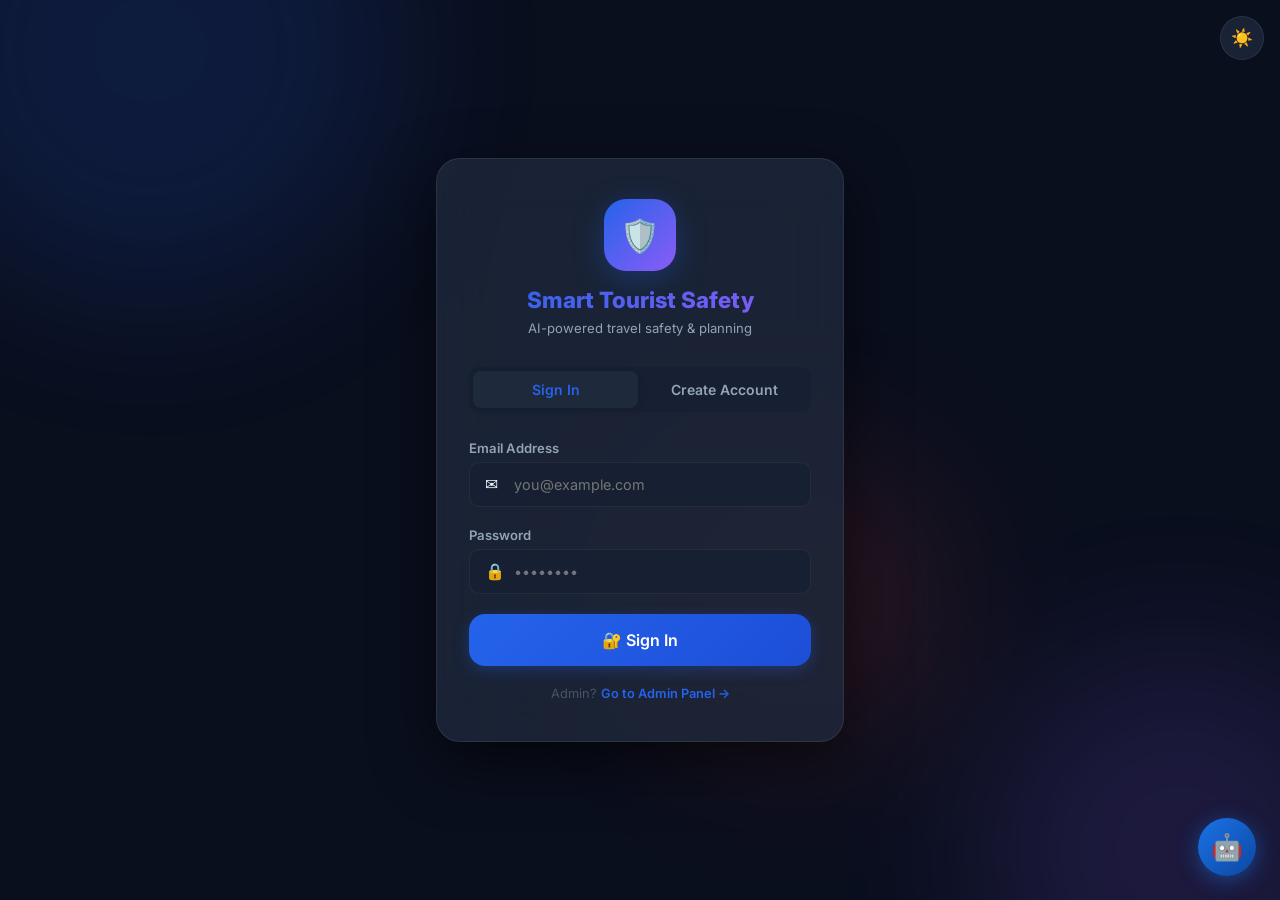
<file: smart-tourist-safety/frontend/index.html>
<!DOCTYPE html>
<html lang="en" data-theme="dark">
<head>
  <meta charset="UTF-8"/>
  <meta name="viewport" content="width=device-width,initial-scale=1.0"/>
  <title>Smart Tourist Safety – Login</title>
  <link rel="stylesheet" href="design.css"/>
  <style>
    body {
      min-height: 100vh;
      display: flex; align-items: center; justify-content: center;
      background: var(--bg);
      overflow: hidden;
    }

    /* Animated background */
    .bg-orbs { position: fixed; inset: 0; pointer-events: none; z-index: 0; overflow: hidden; }
    .orb {
      position: absolute; border-radius: 50%; filter: blur(80px); opacity: 0.15;
      animation: orbFloat 8s ease-in-out infinite;
    }
    .orb-1 { width: 500px; height: 500px; background: var(--primary); top: -200px; left: -100px; animation-delay: 0s; }
    .orb-2 { width: 400px; height: 400px; background: var(--purple); bottom: -150px; right: -100px; animation-delay: 3s; }
    .orb-3 { width: 300px; height: 300px; background: var(--danger); top: 50%; left: 50%; animation-delay: 1.5s; }
    @keyframes orbFloat { 0%,100%{transform:translate(0,0) scale(1)} 50%{transform:translate(30px,-30px) scale(1.05)} }

    .auth-container {
      position: relative; z-index: 1;
      width: 100%; max-width: 440px; padding: 1rem;
    }

    .auth-card {
      background: var(--glass);
      backdrop-filter: blur(30px);
      -webkit-backdrop-filter: blur(30px);
      border: 1px solid var(--glass-border);
      border-radius: var(--radius-lg);
      padding: 2.5rem 2rem;
      box-shadow: var(--shadow-lg);
      animation: scaleIn 0.4s cubic-bezier(0.34,1.56,0.64,1);
    }

    .auth-logo {
      text-align: center; margin-bottom: 1.75rem;
    }
    .auth-logo .logo-icon {
      width: 72px; height: 72px; border-radius: 22px;
      background: linear-gradient(135deg, var(--primary), var(--purple));
      display: flex; align-items: center; justify-content: center;
      font-size: 2rem; margin: 0 auto 1rem;
      box-shadow: 0 8px 32px var(--primary-glow);
    }
    .auth-logo h1 { font-size: 1.4rem; font-weight: 800; }
    .auth-logo p  { font-size: 0.82rem; color: var(--text2); margin-top: 0.25rem; }

    .tabs {
      display: flex; background: var(--surface2);
      border-radius: var(--radius-sm); padding: 4px;
      margin-bottom: 1.75rem; gap: 4px;
    }
    .tab-btn {
      flex: 1; padding: 0.6rem; border: none; border-radius: 8px;
      background: transparent; color: var(--text2);
      font-family: inherit; font-size: 0.875rem; font-weight: 600;
      cursor: pointer; transition: all 0.2s;
    }
    .tab-btn.active {
      background: var(--surface); color: var(--primary);
      box-shadow: 0 2px 8px rgba(0,0,0,0.1);
    }

    .alert-msg {
      padding: 0.75rem 1rem; border-radius: var(--radius-sm);
      font-size: 0.82rem; margin-bottom: 1rem; display: none;
      animation: fadeUp 0.3s ease;
    }
    .alert-msg.error   { background: rgba(239,68,68,0.12); color: #ef4444; border: 1px solid rgba(239,68,68,0.2); display: block; }
    .alert-msg.success { background: rgba(34,197,94,0.12);  color: #22c55e; border: 1px solid rgba(34,197,94,0.2);  display: block; }

    .otp-input {
      font-size: 2rem !important; letter-spacing: 0.75rem;
      text-align: center; font-weight: 800;
    }

    .dev-otp-box {
      background: rgba(245,158,11,0.1); border: 1px solid rgba(245,158,11,0.3);
      border-radius: var(--radius-sm); padding: 0.65rem 1rem;
      font-size: 0.8rem; color: var(--warning); margin-top: 0.75rem; display: none;
    }

    .admin-link {
      text-align: center; margin-top: 1.25rem;
      font-size: 0.8rem; color: var(--text3);
    }
    .admin-link a { color: var(--primary); text-decoration: none; font-weight: 600; }

    .theme-toggle-btn {
      position: fixed; top: 1rem; right: 1rem; z-index: 10;
      width: 44px; height: 44px; border-radius: 50%;
      background: var(--glass); backdrop-filter: blur(10px);
      border: 1px solid var(--glass-border);
      cursor: pointer; font-size: 1.1rem;
      display: flex; align-items: center; justify-content: center;
      transition: transform 0.2s;
    }
    .theme-toggle-btn:hover { transform: scale(1.1); }
  </style>
</head>
<body>
<div class="bg-orbs">
  <div class="orb orb-1"></div>
  <div class="orb orb-2"></div>
  <div class="orb orb-3"></div>
</div>

<button class="theme-toggle-btn" onclick="toggleTheme()" title="Toggle theme" id="theme-btn">☀️</button>

<div class="auth-container">
  <div class="auth-card">
    <div class="auth-logo">
      <div class="logo-icon">🛡️</div>
      <h1 class="gradient-text">Smart Tourist Safety</h1>
      <p>AI-powered travel safety & planning</p>
    </div>

    <div class="tabs">
      <button class="tab-btn active" onclick="switchTab('login')">Sign In</button>
      <button class="tab-btn" onclick="switchTab('register')">Create Account</button>
    </div>

    <div id="msg" class="alert-msg"></div>

    <!-- LOGIN -->
    <div id="login-section">
      <form id="login-form" onsubmit="handleLogin(event)">
        <div class="input-group">
          <label>Email Address</label>
          <div class="input-wrap">
            <span class="input-icon">✉️</span>
            <input type="email" id="login-email" class="input-field" placeholder="you@example.com" required/>
          </div>
        </div>
        <div class="input-group">
          <label>Password</label>
          <div class="input-wrap">
            <span class="input-icon">🔒</span>
            <input type="password" id="login-password" class="input-field" placeholder="••••••••" required/>
          </div>
        </div>
        <button type="submit" class="btn btn-primary btn-full btn-lg" id="login-btn">
          🔐 Sign In
        </button>
      </form>
    </div>

    <!-- REGISTER -->
    <div id="register-section" style="display:none">
      <form id="register-form" onsubmit="registerSendOtp(event)">
        <div class="input-group">
          <label>Full Name</label>
          <div class="input-wrap">
            <span class="input-icon">👤</span>
            <input type="text" id="reg-name" class="input-field" placeholder="John Doe" required/>
          </div>
        </div>
        <div class="input-group">
          <label>Email Address</label>
          <div class="input-wrap">
            <span class="input-icon">✉️</span>
            <input type="email" id="reg-email" class="input-field" placeholder="you@example.com" required/>
          </div>
        </div>
        <div class="input-group">
          <label>Password</label>
          <div class="input-wrap">
            <span class="input-icon">🔒</span>
            <input type="password" id="reg-password" class="input-field" placeholder="Min 6 characters" required minlength="6"/>
          </div>
        </div>
        <button type="submit" class="btn btn-primary btn-full btn-lg" id="reg-send-btn">📧 Send Verification OTP</button>
      </form>

      <form id="register-otp-form" style="display:none" onsubmit="registerVerifyOtp(event)">
        <p style="text-align:center;font-size:0.875rem;color:var(--text2);margin-bottom:1.25rem">
          OTP sent to <strong id="reg-otp-email" style="color:var(--primary)"></strong>
        </p>
        <div class="input-group">
          <label>Enter 6-digit OTP</label>
          <div class="input-wrap">
            <span class="input-icon">🔑</span>
            <input type="text" id="reg-otp" class="input-field otp-input" placeholder="000000" maxlength="6" required/>
          </div>
        </div>
        <button type="submit" class="btn btn-primary btn-full btn-lg">✅ Verify & Create Account</button>
        <button type="button" class="btn btn-ghost btn-full" style="margin-top:0.5rem" onclick="resetRegisterForm()">← Back</button>
        <div style="text-align:center;margin-top:1rem;font-size:0.8rem;color:var(--text3)">
          Didn't receive it? Check spam or
          <button type="button" onclick="resendOtp()" id="resend-btn"
            style="background:none;border:none;color:var(--primary);cursor:pointer;font-size:0.8rem;font-weight:600;padding:0">
            Resend OTP
          </button>
          <span id="resend-timer" style="color:var(--text3)"></span>
        </div>
      </form>
    </div>

    <div class="admin-link">Admin? <a href="/admin">Go to Admin Panel →</a></div>
  </div>
</div>

<script src="chatbot.js"></script>
<script>
const API = 'http://localhost:5000';
let loginData = {}, registerData = {};

function toggleTheme() {
  const html = document.documentElement;
  const dark = html.getAttribute('data-theme') === 'dark';
  html.setAttribute('data-theme', dark ? 'light' : 'dark');
  document.getElementById('theme-btn').textContent = dark ? '🌙' : '☀️';
}

function switchTab(tab) {
  document.querySelectorAll('.tab-btn').forEach((b,i) =>
    b.classList.toggle('active', (i===0&&tab==='login')||(i===1&&tab==='register'))
  );
  document.getElementById('login-section').style.display    = tab==='login'    ? '' : 'none';
  document.getElementById('register-section').style.display = tab==='register' ? '' : 'none';
  showMsg('','');
}

function showMsg(text, type) {
  const el = document.getElementById('msg');
  el.textContent = text;
  el.className = 'alert-msg' + (type ? ' '+type : '');
}

function setLoading(id, on, text) {
  const b = document.getElementById(id);
  b.disabled = on;
  b.innerHTML = on ? '<span style="opacity:0.7">⏳ Signing in...</span>' : text;
}

async function handleLogin(e) {
  e.preventDefault();
  const email    = document.getElementById('login-email').value.trim();
  const password = document.getElementById('login-password').value.trim();
  setLoading('login-btn', true, '🔐 Sign In');
  try {
    const res  = await fetch(`${API}/login`, {
      method: 'POST', headers: {'Content-Type':'application/json'},
      body: JSON.stringify({email, password})
    });
    const data = await res.json();
    if (!res.ok) { showMsg(data.error, 'error'); return; }
    localStorage.setItem('token', data.token);
    localStorage.setItem('user',  JSON.stringify(data.user));
    window.location.href = data.user.role === 'admin' ? '/admin' : '/dashboard';
  } catch { showMsg('Cannot connect to server. Is Flask running?', 'error'); }
  finally { setLoading('login-btn', false, '🔐 Sign In'); }
}

async function registerSendOtp(e) {
  e.preventDefault();
  const name = document.getElementById('reg-name').value.trim();
  const email = document.getElementById('reg-email').value.trim();
  const password = document.getElementById('reg-password').value.trim();
  setLoading('reg-send-btn', true, '📧 Send Verification OTP');
  try {
    const res = await fetch(`${API}/register/send-otp`, {
      method:'POST', headers:{'Content-Type':'application/json'},
      body: JSON.stringify({name, email, password})
    });
    const data = await res.json();
    if (!res.ok) { showMsg(data.error, 'error'); return; }
    registerData = {name, email, password};
    document.getElementById('reg-otp-email').textContent = email;
    document.getElementById('register-form').style.display = 'none';
    document.getElementById('register-otp-form').style.display = '';
    showMsg('OTP sent! Check your inbox.', 'success');
  } catch { showMsg('Cannot connect to server.', 'error'); }
  finally { setLoading('reg-send-btn', false, '📧 Send Verification OTP'); }
}

async function registerVerifyOtp(e) {
  e.preventDefault();
  const otp = document.getElementById('reg-otp').value.trim();
  try {
    const res = await fetch(`${API}/register/verify-otp`, {
      method:'POST', headers:{'Content-Type':'application/json'},
      body: JSON.stringify({...registerData, otp})
    });
    const data = await res.json();
    if (!res.ok) { showMsg(data.error, 'error'); return; }
    showMsg('✅ Account created! You can now sign in.', 'success');
    resetRegisterForm();
    switchTab('login');
  } catch { showMsg('Cannot connect to server.', 'error'); }
}

function resetRegisterForm() {
  document.getElementById('register-form').style.display = '';
  document.getElementById('register-otp-form').style.display = 'none';
  if (resendCooldown) clearInterval(resendCooldown);
  showMsg('','');
}

let resendCooldown = null;
async function resendOtp() {
  const btn   = document.getElementById('resend-btn');
  const timer = document.getElementById('resend-timer');
  btn.disabled = true;
  try {
    const res  = await fetch(`${API}/register/resend-otp`, {
      method: 'POST', headers: {'Content-Type':'application/json'},
      body: JSON.stringify({email: registerData.email})
    });
    const data = await res.json();
    if (!res.ok) { showMsg(data.error, 'error'); btn.disabled = false; return; }
    showMsg('New OTP sent! Check your inbox.', 'success');
    let secs = 60;
    timer.textContent = ` (${secs}s)`;
    resendCooldown = setInterval(() => {
      secs--;
      timer.textContent = ` (${secs}s)`;
      if (secs <= 0) { clearInterval(resendCooldown); btn.disabled = false; timer.textContent = ''; }
    }, 1000);
  } catch { showMsg('Cannot connect to server.', 'error'); btn.disabled = false; }
}

const u = JSON.parse(localStorage.getItem('user') || 'null');
if (u) window.location.href = u.role === 'admin' ? '/admin' : '/dashboard';
</script>
</body>
</html>
</file>
<file: smart-tourist-safety/frontend/design.css>
/* ═══════════════════════════════════════════════════════════════
   SMART TOURIST SAFETY — Design System
   Modern, Mobile-First, Glassmorphism + Dark Mode
═══════════════════════════════════════════════════════════════ */

@import url('https://fonts.googleapis.com/css2?family=Inter:wght@300;400;500;600;700;800;900&display=swap');

:root {
  --primary:       #2563eb;
  --primary-light: #3b82f6;
  --primary-dark:  #1d4ed8;
  --primary-glow:  rgba(37,99,235,0.3);
  --danger:        #ef4444;
  --danger-dark:   #dc2626;
  --danger-glow:   rgba(239,68,68,0.4);
  --success:       #22c55e;
  --warning:       #f59e0b;
  --purple:        #8b5cf6;

  /* Light mode */
  --bg:            #f8faff;
  --bg2:           #eef2ff;
  --surface:       #ffffff;
  --surface2:      #f1f5f9;
  --glass:         rgba(255,255,255,0.7);
  --glass-border:  rgba(255,255,255,0.5);
  --text:          #0f172a;
  --text2:         #475569;
  --text3:         #94a3b8;
  --border:        rgba(0,0,0,0.08);
  --shadow:        0 4px 24px rgba(0,0,0,0.08);
  --shadow-lg:     0 20px 60px rgba(0,0,0,0.12);
  --radius:        16px;
  --radius-sm:     10px;
  --radius-lg:     24px;
  --nav-h:         64px;
  --bottom-nav-h:  72px;
}

[data-theme="dark"] {
  --bg:           #0a0f1e;
  --bg2:          #0f172a;
  --surface:      #1e293b;
  --surface2:     #162032;
  --glass:        rgba(30,41,59,0.8);
  --glass-border: rgba(255,255,255,0.08);
  --text:         #f1f5f9;
  --text2:        #94a3b8;
  --text3:        #475569;
  --border:       rgba(255,255,255,0.06);
  --shadow:       0 4px 24px rgba(0,0,0,0.4);
  --shadow-lg:    0 20px 60px rgba(0,0,0,0.6);
}

*, *::before, *::after { box-sizing: border-box; margin: 0; padding: 0; }

html { scroll-behavior: smooth; }

body {
  font-family: 'Inter', system-ui, sans-serif;
  background: var(--bg);
  color: var(--text);
  min-height: 100vh;
  transition: background 0.3s, color 0.3s;
  -webkit-font-smoothing: antialiased;
}

/* ── Scrollbar ── */
::-webkit-scrollbar { width: 4px; height: 4px; }
::-webkit-scrollbar-track { background: transparent; }
::-webkit-scrollbar-thumb { background: var(--primary); border-radius: 4px; }

/* ── Typography ── */
h1 { font-size: clamp(1.75rem, 5vw, 2.5rem); font-weight: 800; line-height: 1.2; }
h2 { font-size: clamp(1.25rem, 3vw, 1.75rem); font-weight: 700; }
h3 { font-size: 1.1rem; font-weight: 600; }
p  { line-height: 1.6; color: var(--text2); }

/* ── Glass Card ── */
.glass {
  background: var(--glass);
  backdrop-filter: blur(20px);
  -webkit-backdrop-filter: blur(20px);
  border: 1px solid var(--glass-border);
  border-radius: var(--radius);
  box-shadow: var(--shadow);
}

/* ── Card ── */
.card {
  background: var(--surface);
  border-radius: var(--radius);
  border: 1px solid var(--border);
  box-shadow: var(--shadow);
  padding: 1.5rem;
  transition: transform 0.2s, box-shadow 0.2s;
}
.card:hover { transform: translateY(-2px); box-shadow: var(--shadow-lg); }

/* ── Buttons ── */
.btn {
  display: inline-flex; align-items: center; justify-content: center;
  gap: 0.5rem; padding: 0.75rem 1.5rem;
  border: none; border-radius: var(--radius-sm);
  font-family: inherit; font-size: 0.9rem; font-weight: 600;
  cursor: pointer; text-decoration: none;
  transition: all 0.2s; position: relative; overflow: hidden;
  white-space: nowrap;
}
.btn::after {
  content: ''; position: absolute; inset: 0;
  background: rgba(255,255,255,0.15); opacity: 0;
  transition: opacity 0.2s;
}
.btn:hover::after { opacity: 1; }
.btn:active { transform: scale(0.97); }

.btn-primary { background: linear-gradient(135deg, var(--primary), var(--primary-dark)); color: #fff; box-shadow: 0 4px 15px var(--primary-glow); }
.btn-danger  { background: linear-gradient(135deg, var(--danger), var(--danger-dark)); color: #fff; box-shadow: 0 4px 15px var(--danger-glow); }
.btn-success { background: linear-gradient(135deg, #22c55e, #16a34a); color: #fff; }
.btn-ghost   { background: var(--surface2); color: var(--text); border: 1px solid var(--border); }
.btn-ghost:hover { background: var(--bg2); }
.btn-icon    { width: 44px; height: 44px; padding: 0; border-radius: 50%; }
.btn-lg      { padding: 1rem 2rem; font-size: 1rem; border-radius: var(--radius); }
.btn-full    { width: 100%; }

/* ── Inputs ── */
.input-group { margin-bottom: 1.25rem; }
.input-group label { display: block; font-size: 0.82rem; font-weight: 600; color: var(--text2); margin-bottom: 0.4rem; }
.input-wrap { position: relative; }
.input-wrap .input-icon { position: absolute; left: 1rem; top: 50%; transform: translateY(-50%); font-size: 1rem; pointer-events: none; }
.input-field {
  width: 100%; padding: 0.8rem 1rem 0.8rem 2.75rem;
  background: var(--surface2); border: 1.5px solid var(--border);
  border-radius: var(--radius-sm); color: var(--text);
  font-family: inherit; font-size: 0.9rem; outline: none;
  transition: border-color 0.2s, box-shadow 0.2s;
}
.input-field:focus { border-color: var(--primary); box-shadow: 0 0 0 3px var(--primary-glow); }
.input-field.no-icon { padding-left: 1rem; }
select.input-field { cursor: pointer; }

/* ── Badge ── */
.badge { display: inline-flex; align-items: center; gap: 0.3rem; padding: 0.25rem 0.7rem; border-radius: 20px; font-size: 0.72rem; font-weight: 700; }
.badge-danger  { background: rgba(239,68,68,0.12);  color: #ef4444; }
.badge-success { background: rgba(34,197,94,0.12);  color: #22c55e; }
.badge-warning { background: rgba(245,158,11,0.12); color: #f59e0b; }
.badge-info    { background: rgba(37,99,235,0.12);  color: #2563eb; }
.badge-purple  { background: rgba(139,92,246,0.12); color: #8b5cf6; }

/* ── Avatar ── */
.avatar {
  width: 40px; height: 40px; border-radius: 50%;
  background: linear-gradient(135deg, var(--primary), var(--purple));
  color: #fff; display: flex; align-items: center; justify-content: center;
  font-weight: 700; font-size: 0.9rem; flex-shrink: 0;
}

/* ── Skeleton loader ── */
.skeleton {
  background: linear-gradient(90deg, var(--surface2) 25%, var(--bg2) 50%, var(--surface2) 75%);
  background-size: 200% 100%;
  animation: shimmer 1.5s infinite;
  border-radius: var(--radius-sm);
}
@keyframes shimmer { 0%{background-position:200% 0} 100%{background-position:-200% 0} }

/* ── Notification toast ── */
.toast-container { position: fixed; top: 1rem; right: 1rem; z-index: 9999; display: flex; flex-direction: column; gap: 0.5rem; pointer-events: none; }
.toast {
  background: var(--surface); border: 1px solid var(--border);
  border-radius: var(--radius-sm); padding: 0.9rem 1.25rem;
  min-width: 280px; max-width: 360px;
  box-shadow: var(--shadow-lg);
  display: flex; align-items: flex-start; gap: 0.75rem;
  animation: toastIn 0.3s cubic-bezier(0.34,1.56,0.64,1);
  pointer-events: all;
}
.toast-danger  { border-left: 4px solid var(--danger); }
.toast-success { border-left: 4px solid var(--success); }
.toast-info    { border-left: 4px solid var(--primary); }
@keyframes toastIn { from{transform:translateX(110%);opacity:0} to{transform:translateX(0);opacity:1} }

/* ── SOS Button ── */
.sos-button {
  width: 160px; height: 160px; border-radius: 50%;
  background: radial-gradient(circle at 35% 35%, #ff6b6b, var(--danger-dark));
  border: none; cursor: pointer; color: #fff;
  display: flex; flex-direction: column; align-items: center; justify-content: center;
  gap: 0.25rem; font-family: inherit; font-weight: 800;
  box-shadow: 0 0 0 0 var(--danger-glow), 0 8px 32px rgba(239,68,68,0.5);
  animation: sosPulse 2s infinite;
  transition: transform 0.15s;
  position: relative;
}
.sos-button::before {
  content: ''; position: absolute; inset: -8px;
  border-radius: 50%; border: 2px solid rgba(239,68,68,0.3);
  animation: sosRing 2s infinite;
}
.sos-button::after {
  content: ''; position: absolute; inset: -16px;
  border-radius: 50%; border: 2px solid rgba(239,68,68,0.15);
  animation: sosRing 2s infinite 0.3s;
}
.sos-button:active { transform: scale(0.93); }
.sos-button .sos-icon { font-size: 2.5rem; }
.sos-button .sos-label { font-size: 1.1rem; letter-spacing: 0.1em; }
.sos-button .sos-sub { font-size: 0.65rem; opacity: 0.85; letter-spacing: 0.05em; }

@keyframes sosPulse {
  0%   { box-shadow: 0 0 0 0 var(--danger-glow), 0 8px 32px rgba(239,68,68,0.5); }
  70%  { box-shadow: 0 0 0 20px rgba(239,68,68,0), 0 8px 32px rgba(239,68,68,0.5); }
  100% { box-shadow: 0 0 0 0 rgba(239,68,68,0), 0 8px 32px rgba(239,68,68,0.5); }
}
@keyframes sosRing {
  0%   { transform: scale(1); opacity: 1; }
  100% { transform: scale(1.4); opacity: 0; }
}

/* ── Bottom Nav (mobile) ── */
.bottom-nav {
  display: none;
  position: fixed; bottom: 0; left: 0; right: 0;
  height: var(--bottom-nav-h);
  background: var(--glass);
  backdrop-filter: blur(20px);
  -webkit-backdrop-filter: blur(20px);
  border-top: 1px solid var(--glass-border);
  z-index: 100;
  padding: 0 0.5rem;
  align-items: center; justify-content: space-around;
}
.bottom-nav-item {
  display: flex; flex-direction: column; align-items: center; gap: 0.2rem;
  padding: 0.5rem 1rem; border-radius: var(--radius-sm);
  color: var(--text3); font-size: 0.65rem; font-weight: 600;
  cursor: pointer; transition: color 0.2s; border: none; background: none;
  font-family: inherit;
}
.bottom-nav-item .nav-icon { font-size: 1.3rem; transition: transform 0.2s; }
.bottom-nav-item.active { color: var(--primary); }
.bottom-nav-item.active .nav-icon { transform: scale(1.15); }

/* ── Stat Card ── */
.stat-card {
  background: var(--surface);
  border: 1px solid var(--border);
  border-radius: var(--radius);
  padding: 1.25rem;
  display: flex; align-items: center; gap: 1rem;
  transition: transform 0.2s, box-shadow 0.2s;
  cursor: default;
}
.stat-card:hover { transform: translateY(-3px); box-shadow: var(--shadow-lg); }
.stat-icon-wrap {
  width: 52px; height: 52px; border-radius: 14px;
  display: flex; align-items: center; justify-content: center;
  font-size: 1.5rem; flex-shrink: 0;
}
.stat-icon-wrap.blue   { background: rgba(37,99,235,0.12); }
.stat-icon-wrap.red    { background: rgba(239,68,68,0.12); }
.stat-icon-wrap.green  { background: rgba(34,197,94,0.12); }
.stat-icon-wrap.purple { background: rgba(139,92,246,0.12); }
.stat-icon-wrap.orange { background: rgba(245,158,11,0.12); }
.stat-value { font-size: 1.8rem; font-weight: 800; line-height: 1; }
.stat-label { font-size: 0.78rem; color: var(--text2); margin-top: 0.2rem; }

/* ── Quick Action Card ── */
.action-card {
  background: var(--surface);
  border: 1px solid var(--border);
  border-radius: var(--radius);
  padding: 1.5rem 1.25rem;
  display: flex; flex-direction: column; align-items: center;
  gap: 0.75rem; text-align: center; cursor: pointer;
  transition: all 0.25s cubic-bezier(0.34,1.56,0.64,1);
  text-decoration: none; color: var(--text);
  position: relative; overflow: hidden;
}
.action-card::before {
  content: ''; position: absolute; inset: 0;
  background: linear-gradient(135deg, var(--primary), var(--purple));
  opacity: 0; transition: opacity 0.25s;
}
.action-card:hover { transform: translateY(-6px) scale(1.02); box-shadow: var(--shadow-lg); }
.action-card:hover::before { opacity: 0.06; }
.action-card:active { transform: scale(0.97); }
.action-card .ac-icon {
  width: 60px; height: 60px; border-radius: 18px;
  display: flex; align-items: center; justify-content: center;
  font-size: 1.75rem; transition: transform 0.25s;
}
.action-card:hover .ac-icon { transform: scale(1.1) rotate(-5deg); }
.action-card .ac-label { font-size: 0.875rem; font-weight: 700; }
.action-card .ac-desc  { font-size: 0.75rem; color: var(--text3); }

/* ── Page Header ── */
.page-header { margin-bottom: 1.5rem; }
.page-header h2 { font-size: 1.4rem; font-weight: 800; }
.page-header p  { font-size: 0.875rem; color: var(--text2); margin-top: 0.25rem; }

/* ── Section Title ── */
.section-title {
  font-size: 0.9rem; font-weight: 700; color: var(--text);
  margin-bottom: 1rem; display: flex; align-items: center; gap: 0.4rem;
}

/* ── Divider ── */
.divider { height: 1px; background: var(--border); margin: 1.25rem 0; }

/* ── Grid ── */
.grid-2 { display: grid; grid-template-columns: 1fr 1fr; gap: 1.25rem; }
.grid-3 { display: grid; grid-template-columns: repeat(3,1fr); gap: 1rem; }
.grid-4 { display: grid; grid-template-columns: repeat(4,1fr); gap: 1rem; }

/* ── Table ── */
.table-wrap { overflow-x: auto; border-radius: var(--radius-sm); }
table { width: 100%; border-collapse: collapse; font-size: 0.85rem; }
thead th { padding: 0.75rem 1rem; text-align: left; font-weight: 600; color: var(--text2); background: var(--surface2); border-bottom: 1px solid var(--border); white-space: nowrap; }
tbody td { padding: 0.85rem 1rem; border-bottom: 1px solid var(--border); vertical-align: middle; }
tbody tr:last-child td { border-bottom: none; }
tbody tr:hover { background: var(--surface2); }

/* ── Chip ── */
.chip {
  display: inline-flex; align-items: center; gap: 0.3rem;
  padding: 0.35rem 0.85rem; border-radius: 20px;
  border: 1.5px solid var(--border); background: var(--surface2);
  color: var(--text2); font-size: 0.78rem; font-weight: 600;
  cursor: pointer; transition: all 0.15s; font-family: inherit;
}
.chip.active, .chip:hover { border-color: var(--primary); background: rgba(37,99,235,0.08); color: var(--primary); }

/* ── Floating SOS (sticky) ── */
.sos-fab {
  position: fixed; bottom: calc(var(--bottom-nav-h) + 1rem); right: 1.25rem;
  z-index: 90; display: none;
}
.sos-fab-btn {
  width: 60px; height: 60px; border-radius: 50%;
  background: linear-gradient(135deg, #ff6b6b, var(--danger-dark));
  border: none; cursor: pointer; color: #fff; font-size: 1.5rem;
  box-shadow: 0 4px 20px var(--danger-glow);
  animation: sosPulse 2s infinite;
  display: flex; align-items: center; justify-content: center;
  transition: transform 0.15s;
}
.sos-fab-btn:active { transform: scale(0.9); }

/* ── Responsive ── */
@media (max-width: 768px) {
  .bottom-nav { display: flex; }
  .sos-fab    { display: block; }
  .grid-2 { grid-template-columns: 1fr; }
  .grid-3 { grid-template-columns: 1fr 1fr; }
  .grid-4 { grid-template-columns: 1fr 1fr; }
  .hide-mobile { display: none !important; }
}

@media (max-width: 480px) {
  .grid-3 { grid-template-columns: 1fr; }
  .grid-4 { grid-template-columns: 1fr 1fr; }
}

/* ── Animations ── */
@keyframes fadeUp   { from{opacity:0;transform:translateY(20px)} to{opacity:1;transform:translateY(0)} }
@keyframes fadeIn   { from{opacity:0} to{opacity:1} }
@keyframes scaleIn  { from{opacity:0;transform:scale(0.9)} to{opacity:1;transform:scale(1)} }
@keyframes slideInR { from{opacity:0;transform:translateX(30px)} to{opacity:1;transform:translateX(0)} }

.anim-fade-up  { animation: fadeUp  0.4s cubic-bezier(0.34,1.56,0.64,1) both; }
.anim-fade-in  { animation: fadeIn  0.3s ease both; }
.anim-scale-in { animation: scaleIn 0.3s cubic-bezier(0.34,1.56,0.64,1) both; }

.delay-1 { animation-delay: 0.05s; }
.delay-2 { animation-delay: 0.1s; }
.delay-3 { animation-delay: 0.15s; }
.delay-4 { animation-delay: 0.2s; }

/* ── Gradient text ── */
.gradient-text {
  background: linear-gradient(135deg, var(--primary), var(--purple));
  -webkit-background-clip: text; -webkit-text-fill-color: transparent;
  background-clip: text;
}

/* ── Status dot ── */
.status-dot { width: 8px; height: 8px; border-radius: 50%; display: inline-block; }
.status-dot.online  { background: var(--success); box-shadow: 0 0 6px var(--success); animation: blink 2s infinite; }
.status-dot.offline { background: var(--text3); }
@keyframes blink { 0%,100%{opacity:1} 50%{opacity:0.4} }

/* ── Progress bar ── */
.progress { height: 6px; background: var(--surface2); border-radius: 3px; overflow: hidden; }
.progress-bar { height: 100%; background: linear-gradient(90deg, var(--primary), var(--purple)); border-radius: 3px; transition: width 0.5s ease; }

/* ── Empty state ── */
.empty-state { text-align: center; padding: 3rem 1rem; color: var(--text3); }
.empty-state .empty-icon { font-size: 3rem; margin-bottom: 0.75rem; }
.empty-state p { font-size: 0.875rem; }
</file>
